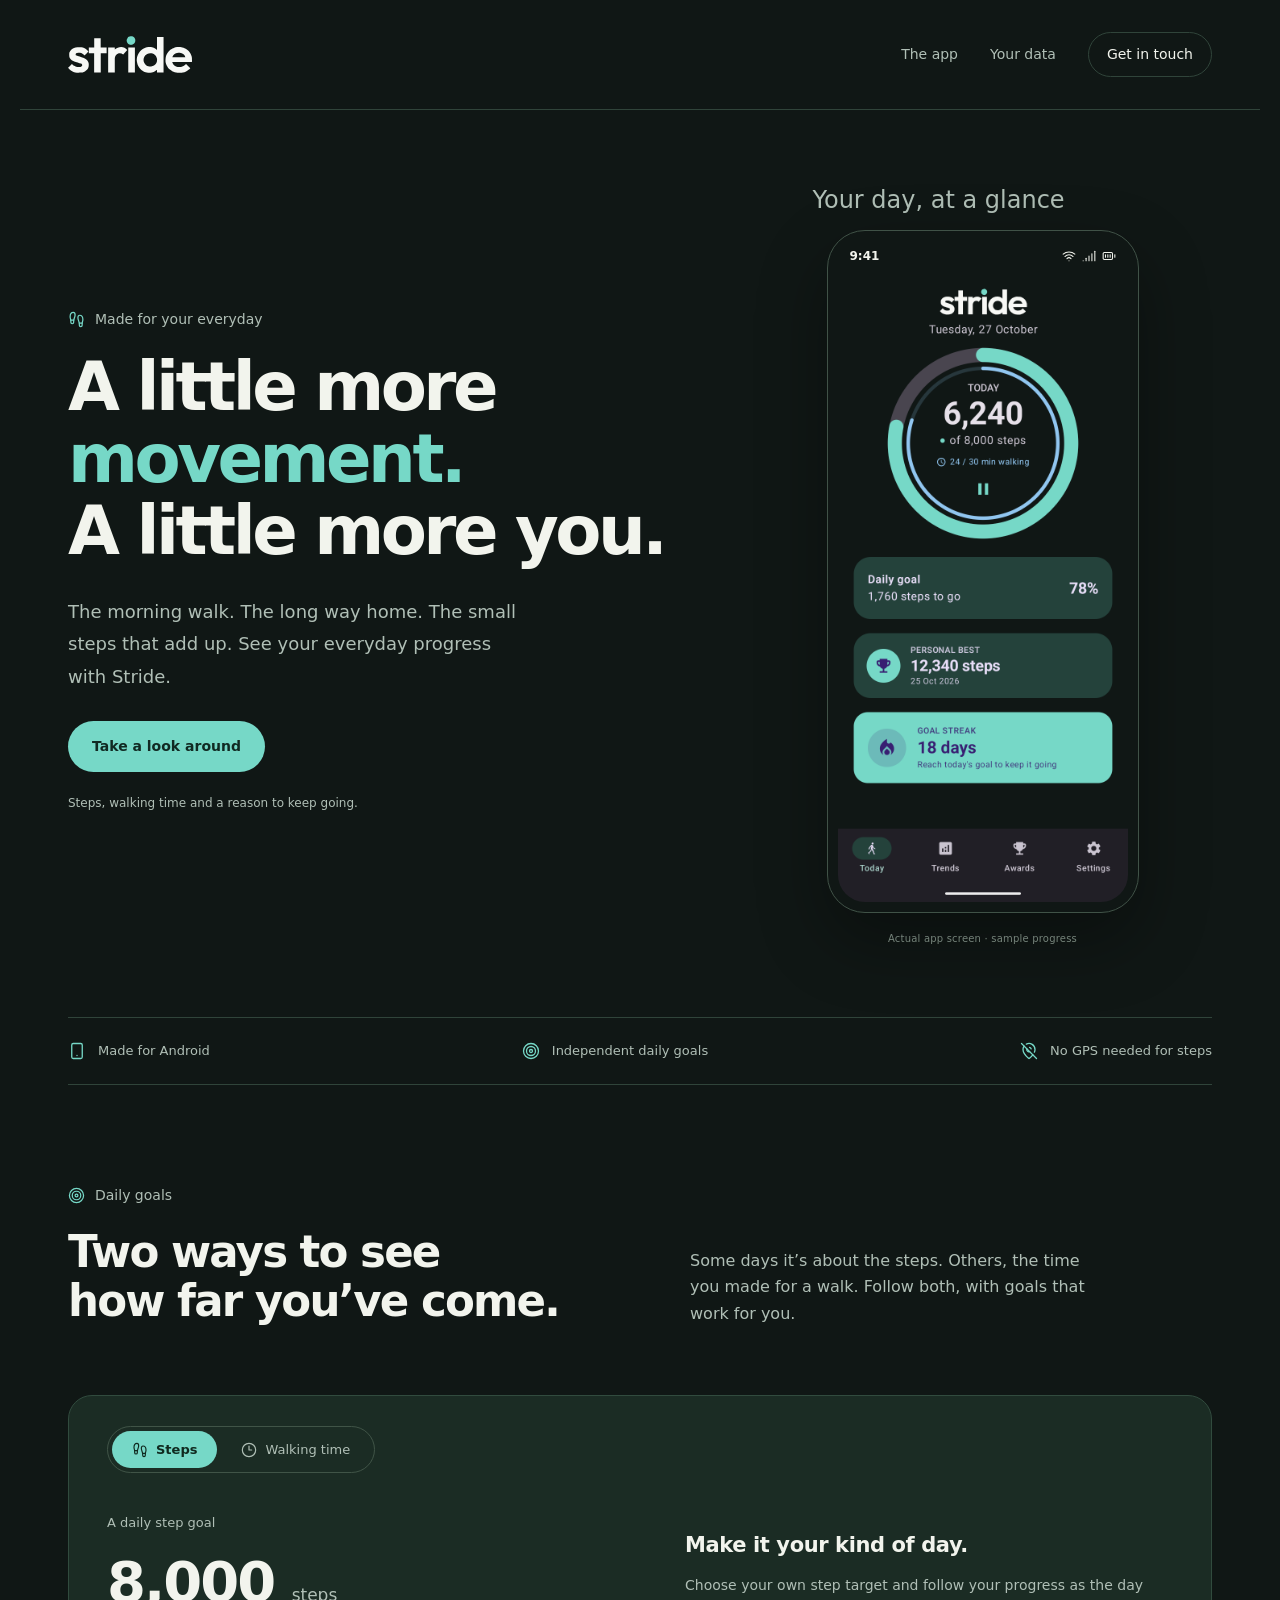
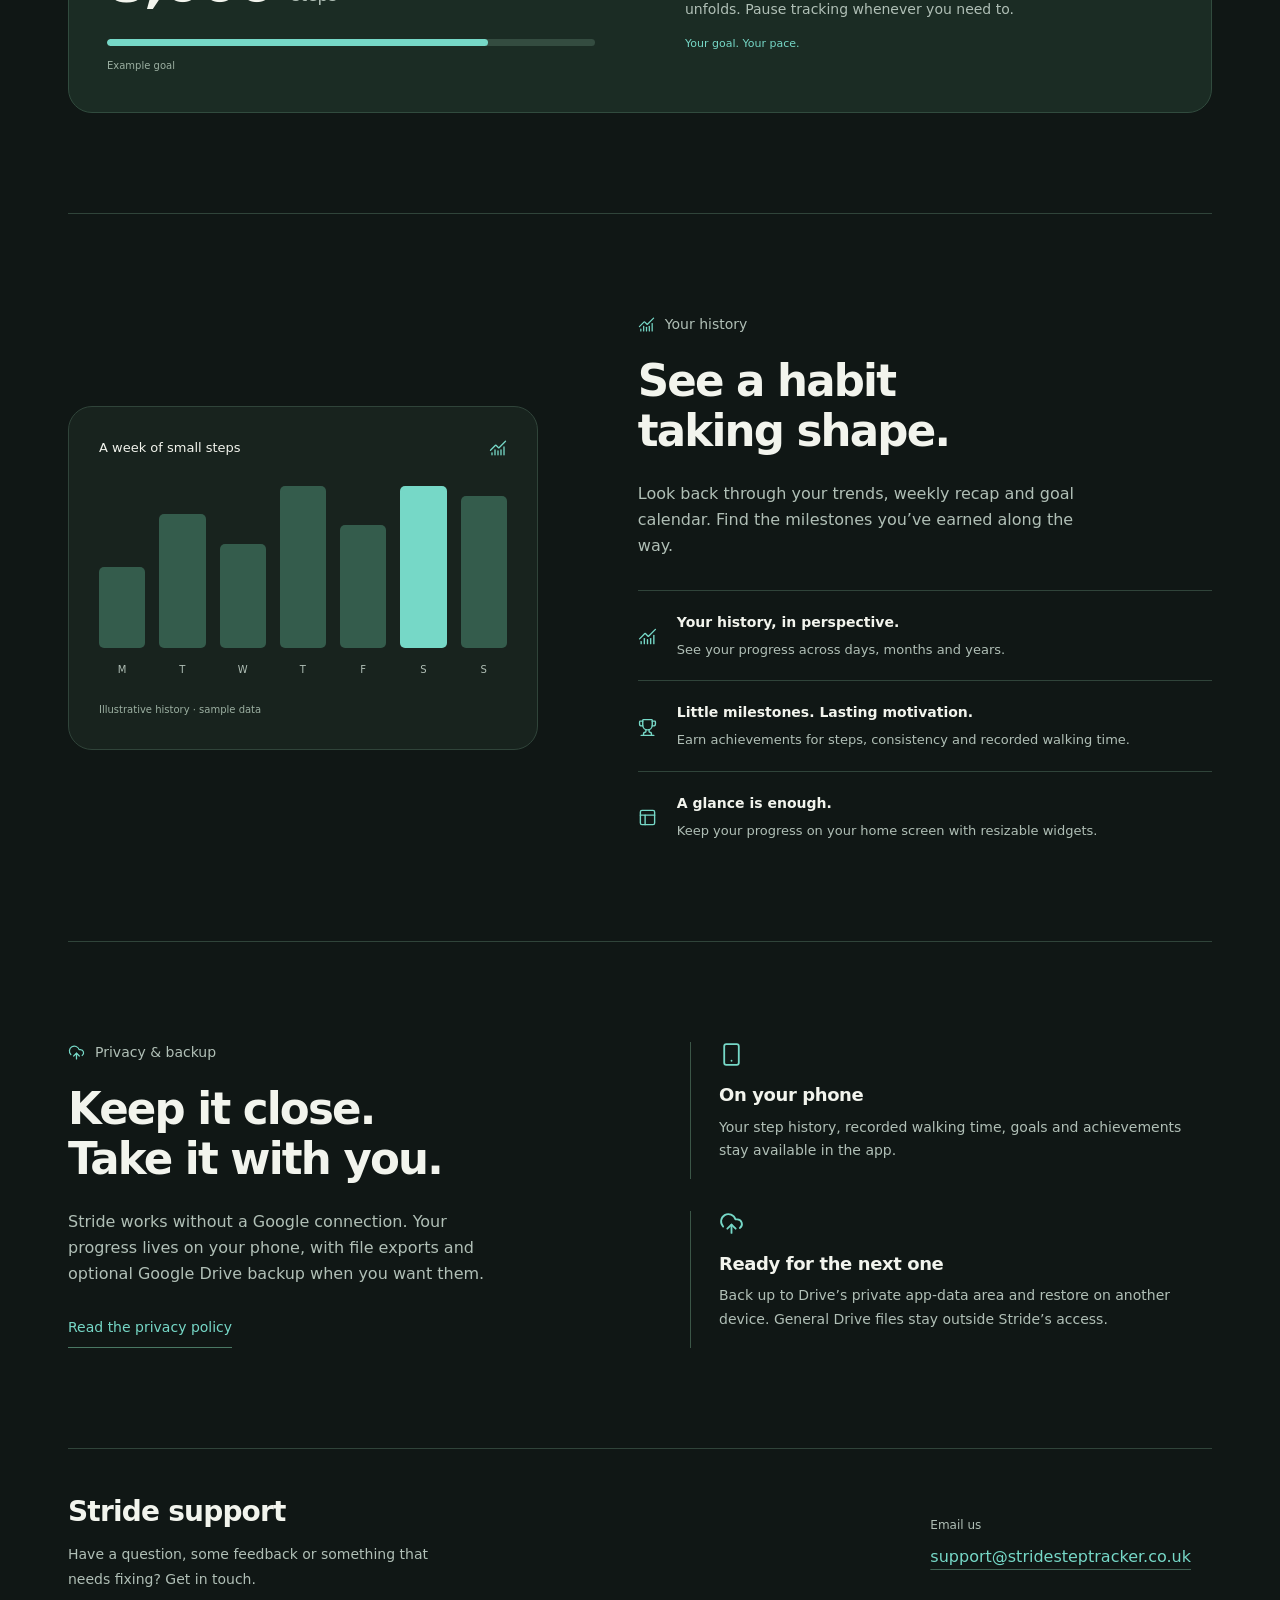
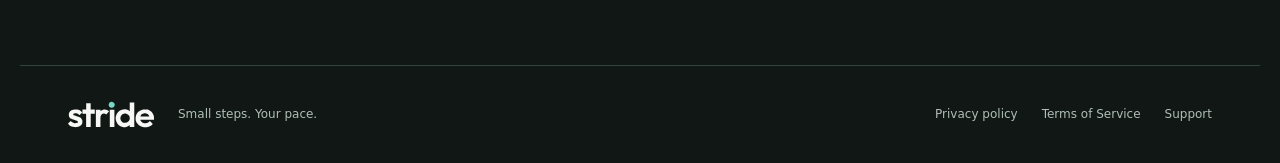
<file: index.html>
<!doctype html>
<html lang="en">
<head>
<meta charset="utf-8"><meta name="viewport" content="width=device-width,initial-scale=1">
<title>Stride — A little more movement.</title>
<meta name="description" content="An Android step tracker for everyday progress. Follow your steps and estimated walking time, set goals and keep your history close.">
<meta name="theme-color" content="#101715">
<link rel="canonical" href="https://stridesteptracker.co.uk/">
<link rel="stylesheet" href="style.css?v=5">
<link rel="icon" type="image/svg+xml" href="favicon.svg?v=final-sneaker-20261102"><link rel="icon" type="image/png" sizes="32x32" href="favicon-32.png?v=final-sneaker-20261102"><link rel="apple-touch-icon" sizes="180x180" href="apple-touch-icon.png?v=final-sneaker-20261102">
<script src="site.js" defer></script>
</head>
<body>
<a class="skip-link" href="#main">Skip to content</a>
<header><a class="brand" href="./" aria-label="Stride home"><img src="stride-wordmark.svg" alt="Stride" width="124" height="39"></a><nav aria-label="Main navigation"><a href="#everyday">The app</a><a href="#your-data">Your data</a><a class="nav-contact" href="mailto:support@stridesteptracker.co.uk">Get in touch </a></nav></header>
<main id="main">
<section class="hero" aria-labelledby="hero-title">
<div class="hero-copy"><p class="section-label"><svg class="icon" aria-hidden="true" focusable="false"><use href="icons.svg#footprints"></use></svg>Made for your everyday</p><h1 id="hero-title">A little more<br><em>movement.</em><br>A little more you.</h1><p class="intro">The morning walk. The long way home. The small steps that add up. See your everyday progress with Stride.</p><a class="button" href="#everyday">Take a look around </a><p class="hero-note">Steps, walking time and a reason to keep going.</p></div>
<div class="app-showcase"><div class="showcase-caption"><span>Your day, at a glance</span></div><div class="phone phone-authentic"><div class="phone-statusbar" aria-hidden="true"><span>9:41</span><div><svg class="icon"><use href="icons.svg#wifi"></use></svg><svg class="icon"><use href="icons.svg#signal"></use></svg><svg class="icon"><use href="icons.svg#battery-full"></use></svg></div></div><div class="phone-screen"><img src="stride-today.png" alt="Actual Stride Today screen with sample progress: 6,240 of 8,000 steps and 24 of 30 walking minutes." width="720" height="1600" fetchpriority="high"></div></div><p class="preview-note">Actual app screen · sample progress</p></div>
</section>
<div class="feature-strip" aria-label="At a glance"><span><svg class="icon" aria-hidden="true" focusable="false"><use href="icons.svg#smartphone"></use></svg>Made for Android</span><span><svg class="icon" aria-hidden="true" focusable="false"><use href="icons.svg#target"></use></svg>Independent daily goals</span><span><svg class="icon" aria-hidden="true" focusable="false"><use href="icons.svg#map-pin-off"></use></svg>No GPS needed for steps</span></div>
<section class="everyday section-space" id="everyday" aria-labelledby="everyday-title"><div class="section-heading"><p class="section-label"><svg class="icon" aria-hidden="true" focusable="false"><use href="icons.svg#target"></use></svg>Daily goals</p><h2 id="everyday-title">Two ways to see<br>how far you’ve come.</h2><p>Some days it’s about the steps. Others, the time you made for a walk. Follow both, with goals that work for you.</p></div><div class="goal-demo"><div class="demo-tabs" role="group" aria-label="Explore the daily goals"><button type="button" class="active" data-goal="steps" aria-pressed="true"><svg class="icon" aria-hidden="true" focusable="false"><use href="icons.svg#footprints"></use></svg>Steps</button><button type="button" data-goal="time" aria-pressed="false"><svg class="icon" aria-hidden="true" focusable="false"><use href="icons.svg#clock-3"></use></svg>Walking time</button></div><div class="demo-body"><div class="demo-number"><span id="demo-label">A daily step goal</span><strong id="demo-value">8,000 <small>steps</small></strong><div class="demo-bar"><span></span></div><p class="sample-tag">Example goal</p></div><div class="demo-copy" aria-live="polite"><h3 id="demo-title">Make it your kind of day.</h3><p id="demo-description">Choose your own step target and follow your progress as the day unfolds. Pause tracking whenever you need to.</p><p class="demo-footnote" id="demo-note">Your goal. Your pace.</p></div></div></div></section>
<section class="history-section section-space" aria-labelledby="history-title"><div class="history-art" aria-label="Illustrative weekly step chart, sample data"><div class="chart-top"><span>A week of small steps</span><svg class="icon" aria-hidden="true" focusable="false"><use href="icons.svg#chart-no-axes-combined"></use></svg></div><div class="week-bars"><div style="--bar:42%"><i></i><span>M</span></div><div style="--bar:70%"><i></i><span>T</span></div><div style="--bar:54%"><i></i><span>W</span></div><div style="--bar:88%"><i></i><span>T</span></div><div style="--bar:64%"><i></i><span>F</span></div><div style="--bar:100%"><i></i><span>S</span></div><div style="--bar:79%"><i></i><span>S</span></div></div><span class="sample-tag">Illustrative history · sample data</span></div><div class="history-copy"><p class="section-label"><svg class="icon" aria-hidden="true" focusable="false"><use href="icons.svg#chart-no-axes-combined"></use></svg>Your history</p><h2 id="history-title">See a habit<br>taking shape.</h2><p>Look back through your trends, weekly recap and goal calendar. Find the milestones you’ve earned along the way.</p><div class="details-list"><div><span class="detail-icon"><svg class="icon" aria-hidden="true" focusable="false"><use href="icons.svg#chart-no-axes-combined"></use></svg></span><p><strong>Your history, in perspective.</strong> See your progress across days, months and years.</p></div><div><span class="detail-icon"><svg class="icon" aria-hidden="true" focusable="false"><use href="icons.svg#trophy"></use></svg></span><p><strong>Little milestones. Lasting motivation.</strong> Earn achievements for steps, consistency and recorded walking time.</p></div><div><span class="detail-icon"><svg class="icon" aria-hidden="true" focusable="false"><use href="icons.svg#panels-top-left"></use></svg></span><p><strong>A glance is enough.</strong> Keep your progress on your home screen with resizable widgets.</p></div></div></div></section>
<section class="privacy-section section-space" id="your-data" aria-labelledby="privacy-title"><div><p class="section-label"><svg class="icon" aria-hidden="true" focusable="false"><use href="icons.svg#cloud-upload"></use></svg>Privacy &amp; backup</p><h2 id="privacy-title">Keep it close.<br>Take it with you.</h2><p>Stride works without a Google connection. Your progress lives on your phone, with file exports and optional Google Drive backup when you want them.</p><a class="text-link" href="privacy.html">Read the privacy policy </a></div><div class="privacy-points"><article><span class="point-icon"><svg class="icon" aria-hidden="true" focusable="false"><use href="icons.svg#smartphone"></use></svg></span><h3>On your phone</h3><p>Your step history, recorded walking time, goals and achievements stay available in the app.</p></article><article><span class="point-icon"><svg class="icon" aria-hidden="true" focusable="false"><use href="icons.svg#cloud-upload"></use></svg></span><h3>Ready for the next one</h3><p>Back up to Drive’s private app-data area and restore on another device. General Drive files stay outside Stride’s access.</p></article></div></section>
<section class="contact-section" aria-labelledby="contact-title"><div class="contact-copy"><h2 id="contact-title">Stride support</h2><p>Have a question, some feedback or something that needs fixing? Get in touch.</p></div><a class="contact-address" href="mailto:support@stridesteptracker.co.uk"><span>Email us</span><strong>support@stridesteptracker.co.uk</strong></a></section>
</main><footer><a class="brand footer-brand" href="./" aria-label="Stride home"><img src="stride-wordmark.svg" alt="Stride" width="96" height="30"></a><span>Small steps. Your pace.</span><div><a href="privacy.html">Privacy policy</a><a href="terms.html">Terms of Service</a><a href="mailto:support@stridesteptracker.co.uk">Support</a></div></footer>
</body></html>
</file>
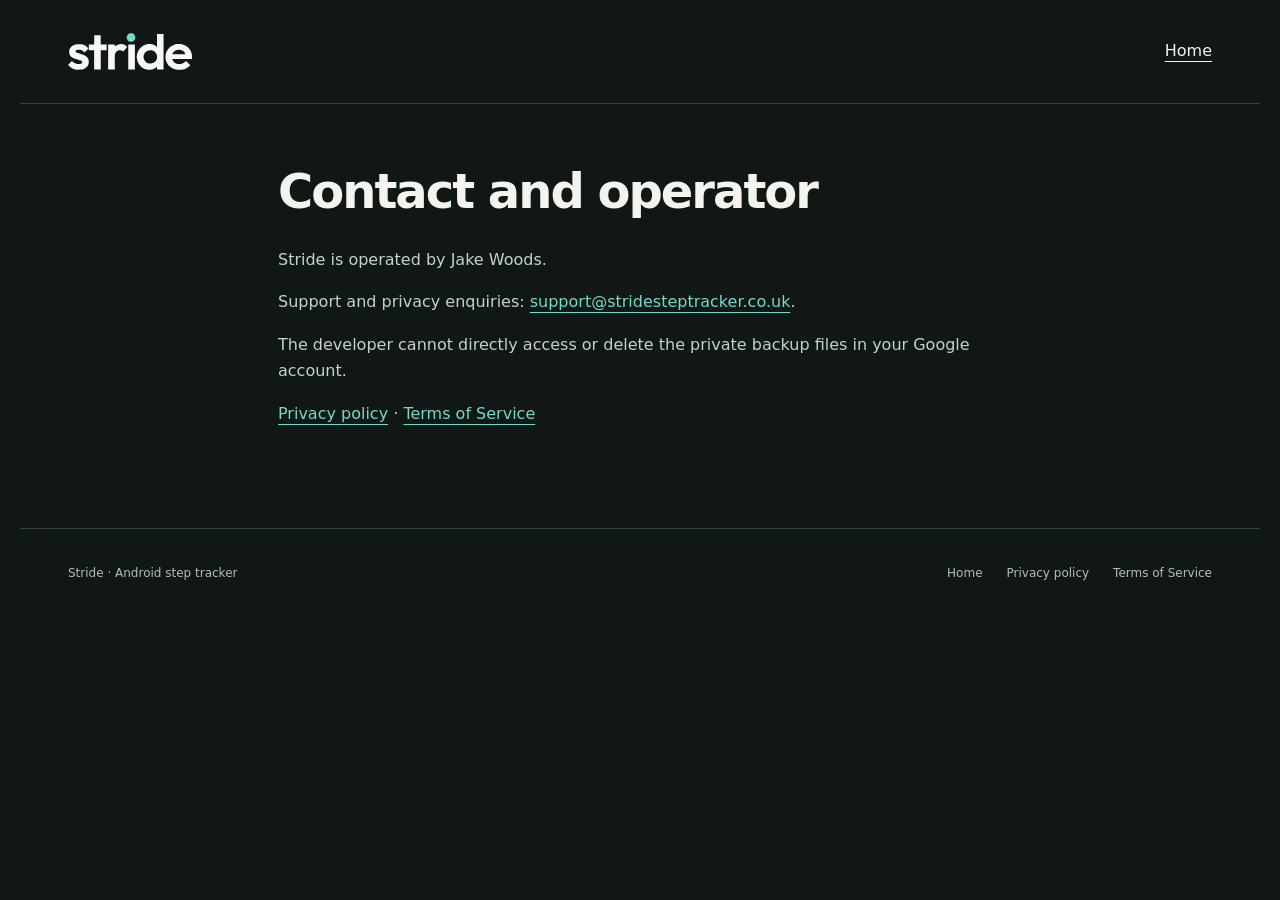
<file: operator.html>
<!doctype html>
<html lang="en"><head><meta charset="utf-8"><meta name="viewport" content="width=device-width,initial-scale=1"><title>Contact and operator — Stride</title><link rel="stylesheet" href="style.css?v=5"><link rel="icon" type="image/svg+xml" href="favicon.svg?v=final-sneaker-20261102"><link rel="icon" type="image/png" sizes="32x32" href="favicon-32.png?v=final-sneaker-20261102"><link rel="apple-touch-icon" sizes="180x180" href="apple-touch-icon.png?v=final-sneaker-20261102"></head><body><header><a class="brand" href="./" aria-label="Stride home"><img src="stride-wordmark.svg" alt="Stride" width="124" height="39"></a><a href="./">Home</a></header><main class="policy operator-page"><h1>Contact and operator</h1><p>Stride is operated by Jake Woods.</p><p>Support and privacy enquiries: <a href="mailto:support@stridesteptracker.co.uk">support@stridesteptracker.co.uk</a>.</p><p>The developer cannot directly access or delete the private backup files in your Google account.</p><p><a href="privacy.html">Privacy policy</a> · <a href="terms.html">Terms of Service</a></p></main><footer><span>Stride · Android step tracker</span><a href="./">Home</a><a href="privacy.html">Privacy policy</a><a href="terms.html">Terms of Service</a></footer></body></html>
</file>
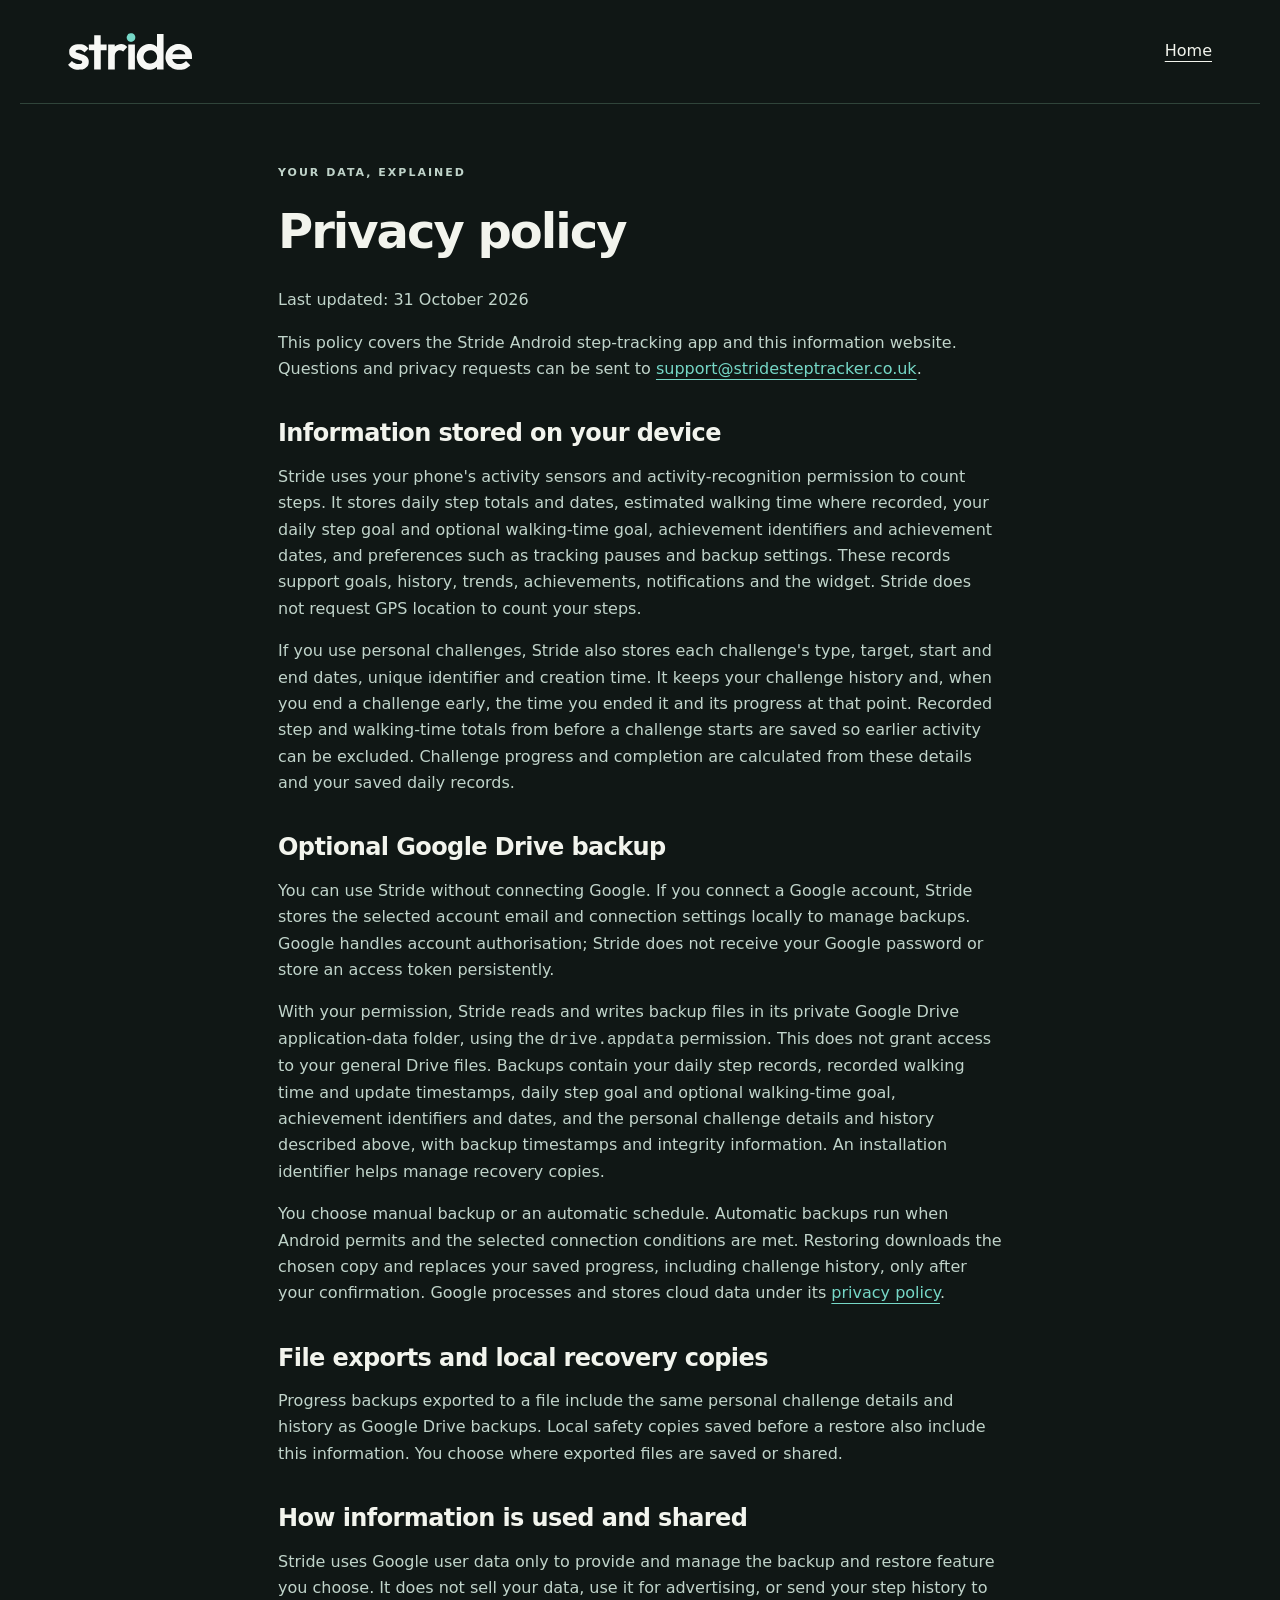
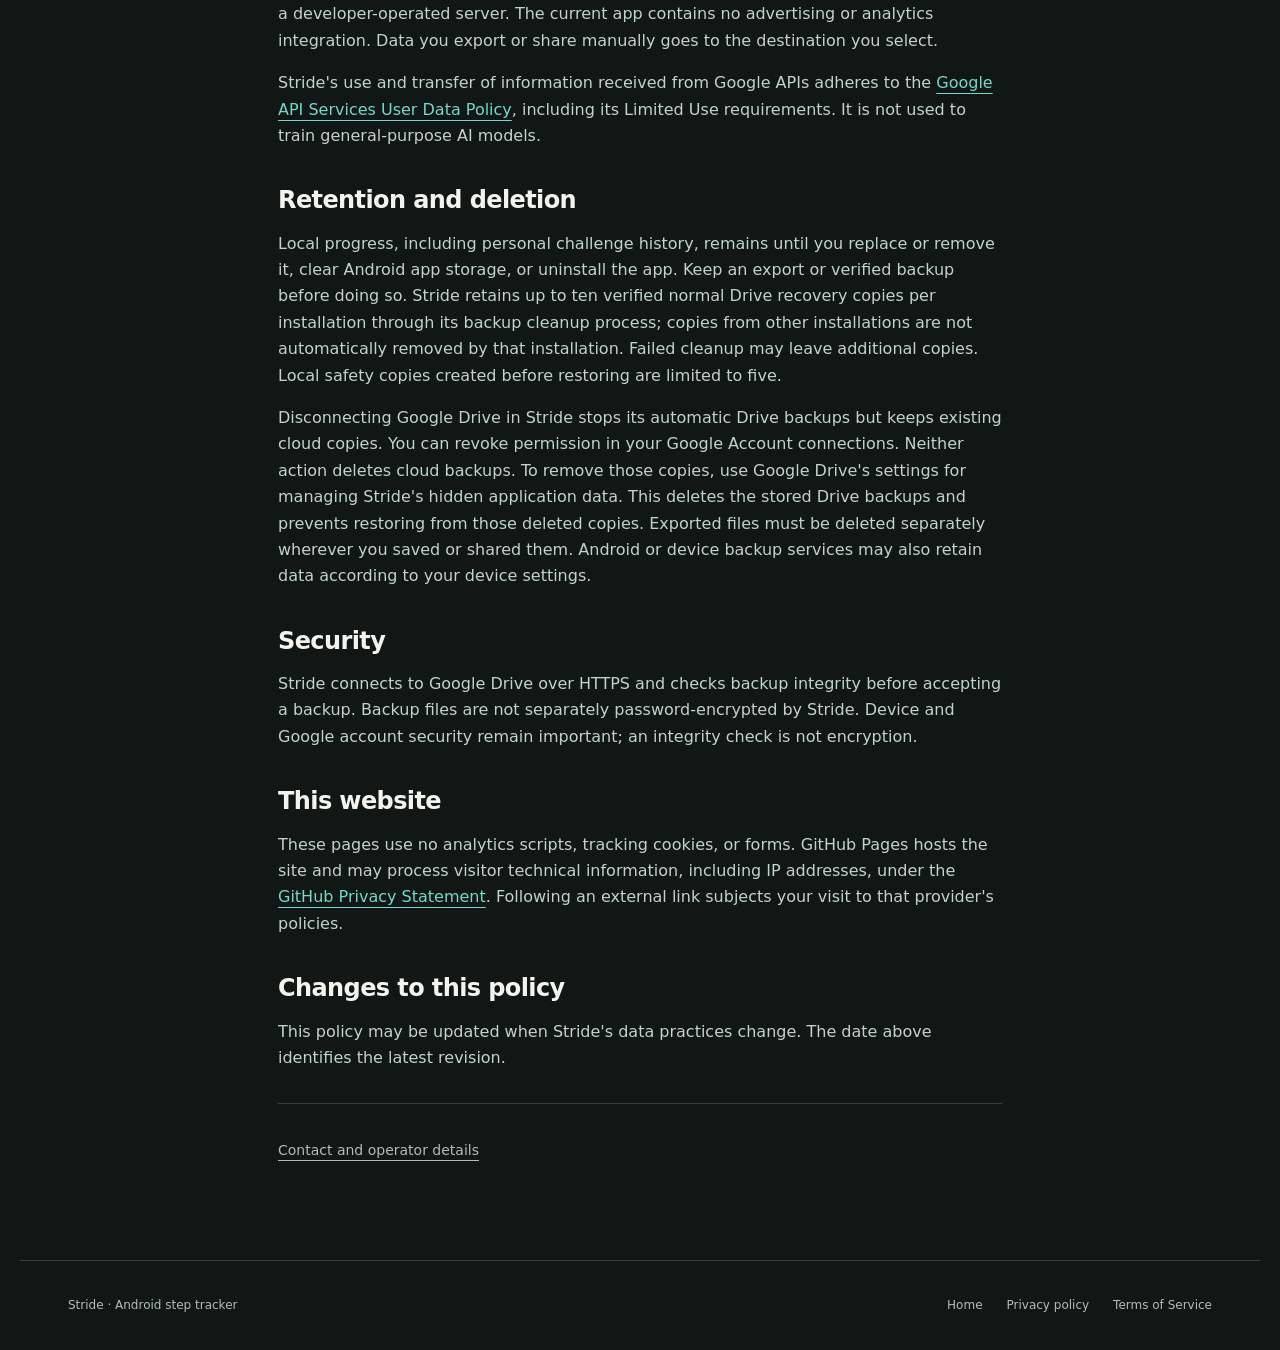
<file: privacy.html>
<!doctype html>
<html lang="en"><head><meta charset="utf-8"><meta name="viewport" content="width=device-width,initial-scale=1"><title>Privacy policy — Stride</title><link rel="stylesheet" href="style.css?v=5"><link rel="icon" type="image/svg+xml" href="favicon.svg?v=final-sneaker-20261102"><link rel="icon" type="image/png" sizes="32x32" href="favicon-32.png?v=final-sneaker-20261102"><link rel="apple-touch-icon" sizes="180x180" href="apple-touch-icon.png?v=final-sneaker-20261102"><script src="operator-dialog.js?v=2" defer></script></head><body><header><a class="brand" href="./" aria-label="Stride home"><img src="stride-wordmark.svg" alt="Stride" width="124" height="39"></a><a href="./">Home</a></header><main class="policy"><p class="eyebrow">YOUR DATA, EXPLAINED</p><h1>Privacy policy</h1><p>Last updated: 31 October 2026</p><p>This policy covers the Stride Android step-tracking app and this information website. Questions and privacy requests can be sent to <a href="mailto:support@stridesteptracker.co.uk">support@stridesteptracker.co.uk</a>.</p>
<h2>Information stored on your device</h2><p>Stride uses your phone's activity sensors and activity-recognition permission to count steps. It stores daily step totals and dates, estimated walking time where recorded, your daily step goal and optional walking-time goal, achievement identifiers and achievement dates, and preferences such as tracking pauses and backup settings. These records support goals, history, trends, achievements, notifications and the widget. Stride does not request GPS location to count your steps.</p>
<p>If you use personal challenges, Stride also stores each challenge's type, target, start and end dates, unique identifier and creation time. It keeps your challenge history and, when you end a challenge early, the time you ended it and its progress at that point. Recorded step and walking-time totals from before a challenge starts are saved so earlier activity can be excluded. Challenge progress and completion are calculated from these details and your saved daily records.</p>
<h2>Optional Google Drive backup</h2><p>You can use Stride without connecting Google. If you connect a Google account, Stride stores the selected account email and connection settings locally to manage backups. Google handles account authorisation; Stride does not receive your Google password or store an access token persistently.</p><p>With your permission, Stride reads and writes backup files in its private Google Drive application-data folder, using the <code>drive.appdata</code> permission. This does not grant access to your general Drive files. Backups contain your daily step records, recorded walking time and update timestamps, daily step goal and optional walking-time goal, achievement identifiers and dates, and the personal challenge details and history described above, with backup timestamps and integrity information. An installation identifier helps manage recovery copies.</p><p>You choose manual backup or an automatic schedule. Automatic backups run when Android permits and the selected connection conditions are met. Restoring downloads the chosen copy and replaces your saved progress, including challenge history, only after your confirmation. Google processes and stores cloud data under its <a href="https://policies.google.com/privacy">privacy policy</a>.</p>
<h2>File exports and local recovery copies</h2><p>Progress backups exported to a file include the same personal challenge details and history as Google Drive backups. Local safety copies saved before a restore also include this information. You choose where exported files are saved or shared.</p>
<h2>How information is used and shared</h2><p>Stride uses Google user data only to provide and manage the backup and restore feature you choose. It does not sell your data, use it for advertising, or send your step history to a developer-operated server. The current app contains no advertising or analytics integration. Data you export or share manually goes to the destination you select.</p><p>Stride's use and transfer of information received from Google APIs adheres to the <a href="https://developers.google.com/terms/api-services-user-data-policy">Google API Services User Data Policy</a>, including its Limited Use requirements. It is not used to train general-purpose AI models.</p>
<h2>Retention and deletion</h2><p>Local progress, including personal challenge history, remains until you replace or remove it, clear Android app storage, or uninstall the app. Keep an export or verified backup before doing so. Stride retains up to ten verified normal Drive recovery copies per installation through its backup cleanup process; copies from other installations are not automatically removed by that installation. Failed cleanup may leave additional copies. Local safety copies created before restoring are limited to five.</p><p>Disconnecting Google Drive in Stride stops its automatic Drive backups but keeps existing cloud copies. You can revoke permission in your Google Account connections. Neither action deletes cloud backups. To remove those copies, use Google Drive's settings for managing Stride's hidden application data. This deletes the stored Drive backups and prevents restoring from those deleted copies. Exported files must be deleted separately wherever you saved or shared them. Android or device backup services may also retain data according to your device settings.</p>
<h2>Security</h2><p>Stride connects to Google Drive over HTTPS and checks backup integrity before accepting a backup. Backup files are not separately password-encrypted by Stride. Device and Google account security remain important; an integrity check is not encryption.</p>
<h2>This website</h2><p>These pages use no analytics scripts, tracking cookies, or forms. GitHub Pages hosts the site and may process visitor technical information, including IP addresses, under the <a href="https://docs.github.com/en/site-policy/privacy-policies/github-general-privacy-statement">GitHub Privacy Statement</a>. Following an external link subjects your visit to that provider's policies.</p>
<h2>Changes to this policy</h2><p>This policy may be updated when Stride's data practices change. The date above identifies the latest revision.</p><div class="operator-details"><a class="operator-link" href="operator.html" data-operator-dialog>Contact and operator details</a></div>
<dialog class="operator-dialog" id="operator-dialog" aria-labelledby="operator-title" aria-describedby="operator-summary">
<div class="operator-dialog-heading"><h2 id="operator-title">Contact and operator</h2><button type="button" class="dialog-close" aria-label="Close operator details" data-close-dialog><svg class="icon" aria-hidden="true" focusable="false" viewBox="0 0 24 24"><path d="m6 6 12 12M18 6 6 18"/></svg></button></div>
<p id="operator-summary">Stride is operated by Jake Woods.</p>
<p>For support, feedback or privacy enquiries:</p>
<a class="operator-email" href="mailto:support@stridesteptracker.co.uk">support@stridesteptracker.co.uk</a>
<p class="operator-note">The developer cannot directly access or delete the private backup files in your Google account.</p>
<div class="operator-dialog-actions"><button class="operator-done" type="button" data-close-dialog>Done</button></div>
</dialog></main><footer><span>Stride · Android step tracker</span><a href="./">Home</a><a href="privacy.html">Privacy policy</a><a href="terms.html">Terms of Service</a></footer></body></html>
</file>
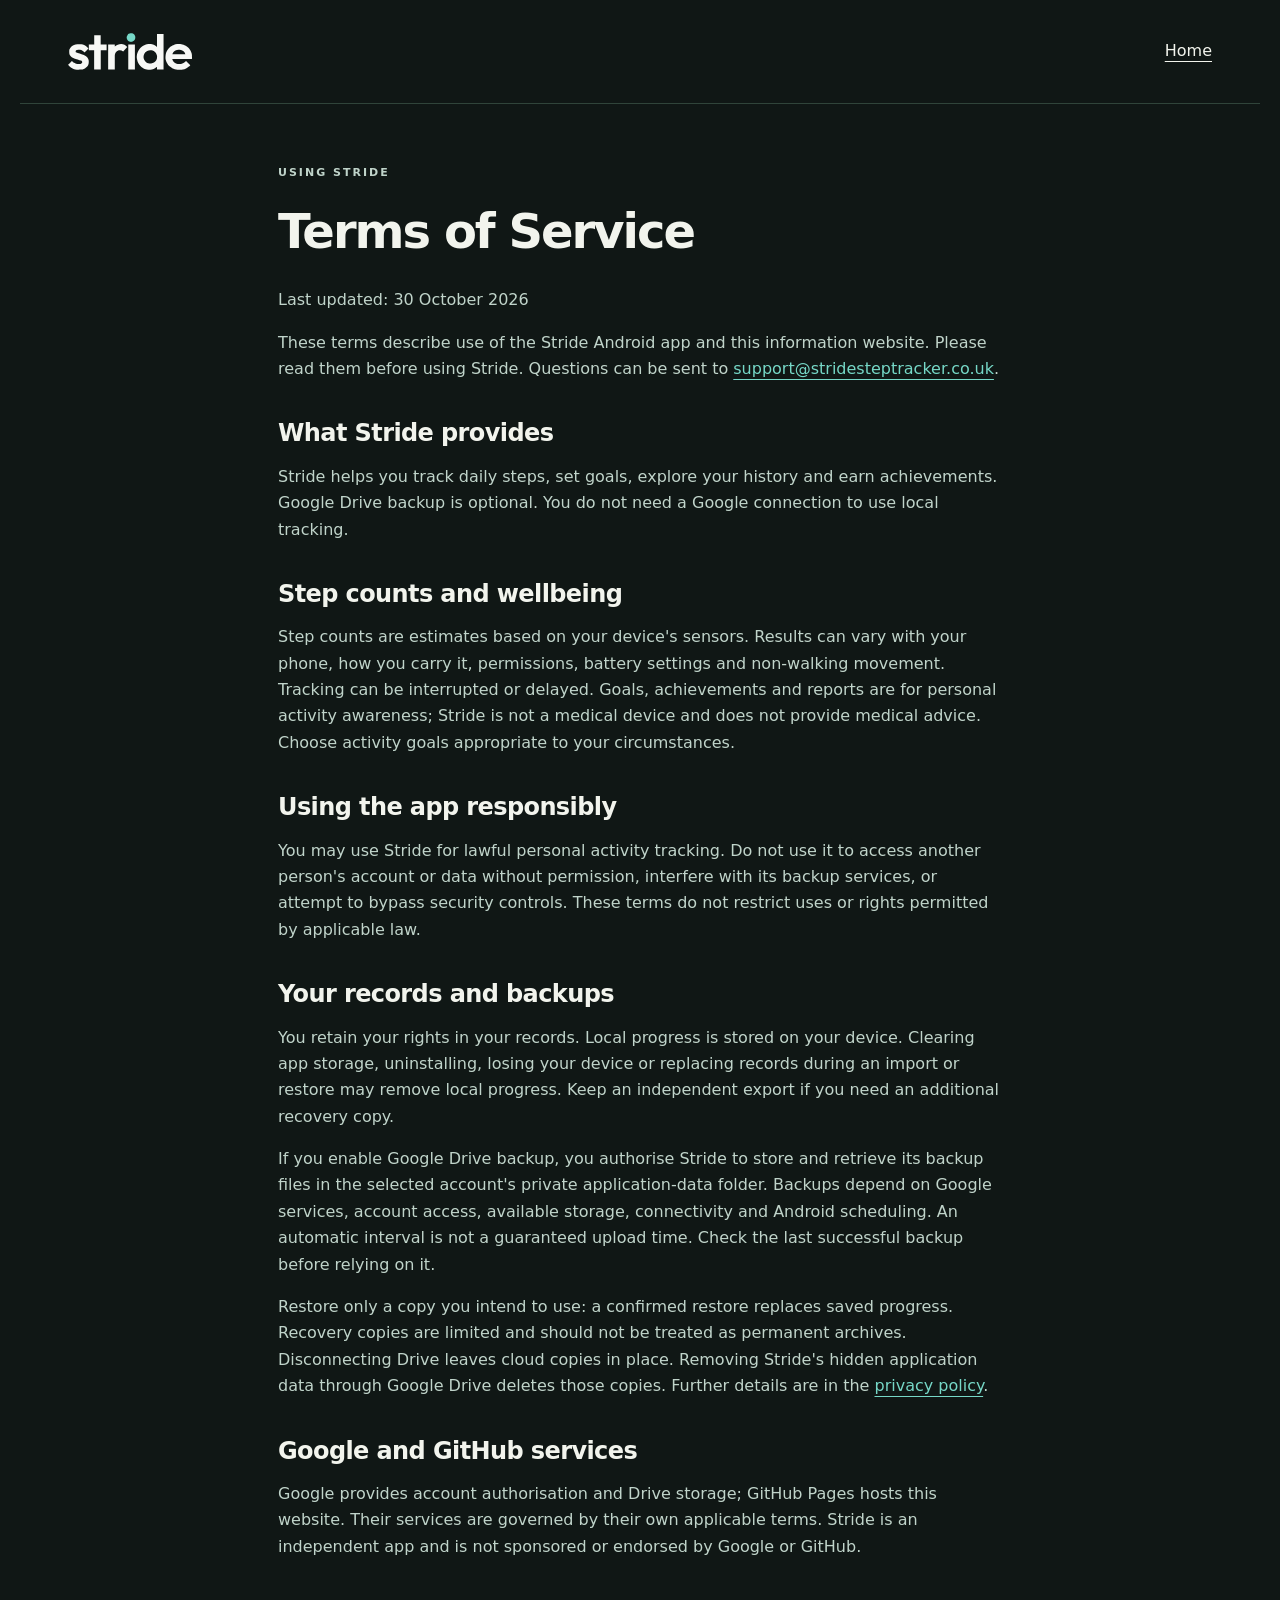
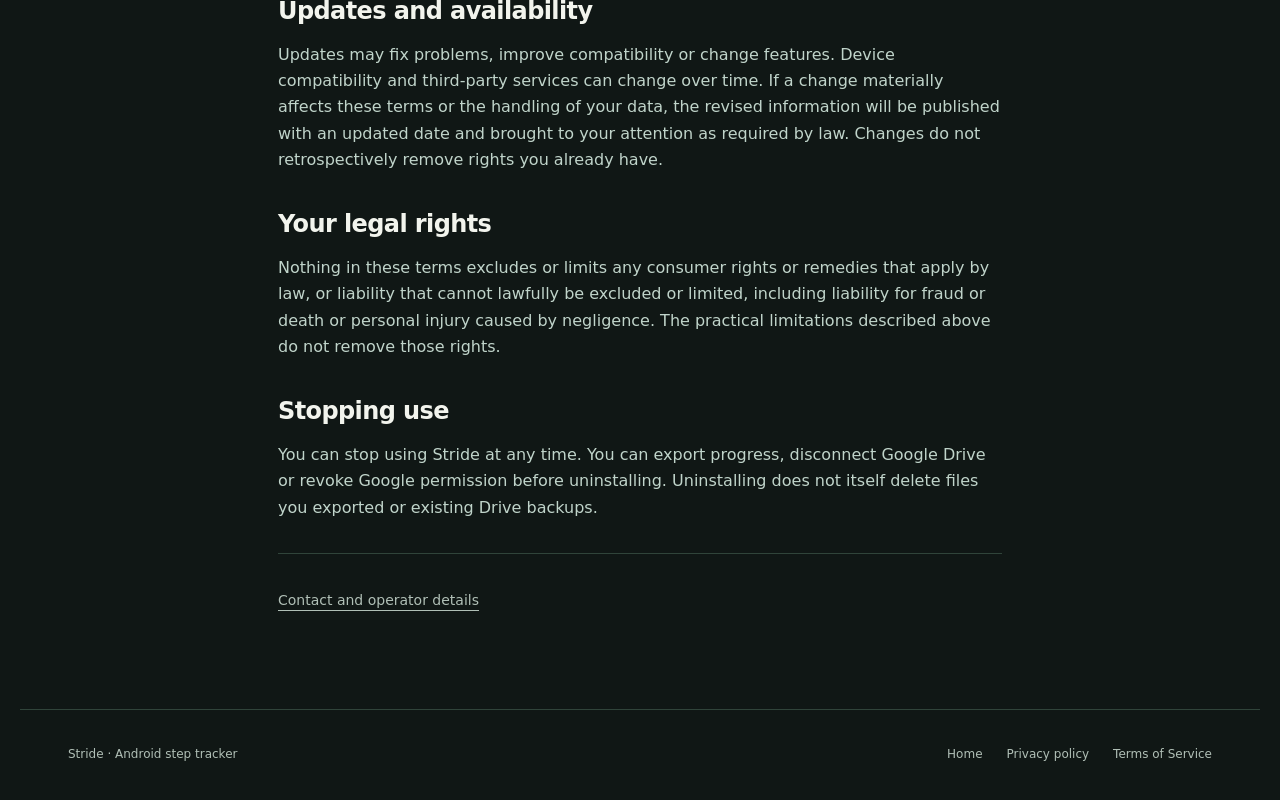
<file: terms.html>
<!doctype html>
<html lang="en"><head><meta charset="utf-8"><meta name="viewport" content="width=device-width,initial-scale=1"><title>Terms of Service — Stride</title><link rel="stylesheet" href="style.css?v=5"><link rel="icon" type="image/svg+xml" href="favicon.svg?v=final-sneaker-20261102"><link rel="icon" type="image/png" sizes="32x32" href="favicon-32.png?v=final-sneaker-20261102"><link rel="apple-touch-icon" sizes="180x180" href="apple-touch-icon.png?v=final-sneaker-20261102"><script src="operator-dialog.js?v=2" defer></script></head><body><header><a class="brand" href="./" aria-label="Stride home"><img src="stride-wordmark.svg" alt="Stride" width="124" height="39"></a><a href="./">Home</a></header><main class="policy"><p class="eyebrow">USING STRIDE</p><h1>Terms of Service</h1><p>Last updated: 30 October 2026</p><p>These terms describe use of the Stride Android app and this information website. Please read them before using Stride. Questions can be sent to <a href="mailto:support@stridesteptracker.co.uk">support@stridesteptracker.co.uk</a>.</p>
<h2>What Stride provides</h2><p>Stride helps you track daily steps, set goals, explore your history and earn achievements. Google Drive backup is optional. You do not need a Google connection to use local tracking.</p>
<h2>Step counts and wellbeing</h2><p>Step counts are estimates based on your device's sensors. Results can vary with your phone, how you carry it, permissions, battery settings and non-walking movement. Tracking can be interrupted or delayed. Goals, achievements and reports are for personal activity awareness; Stride is not a medical device and does not provide medical advice. Choose activity goals appropriate to your circumstances.</p>
<h2>Using the app responsibly</h2><p>You may use Stride for lawful personal activity tracking. Do not use it to access another person's account or data without permission, interfere with its backup services, or attempt to bypass security controls. These terms do not restrict uses or rights permitted by applicable law.</p>
<h2>Your records and backups</h2><p>You retain your rights in your records. Local progress is stored on your device. Clearing app storage, uninstalling, losing your device or replacing records during an import or restore may remove local progress. Keep an independent export if you need an additional recovery copy.</p><p>If you enable Google Drive backup, you authorise Stride to store and retrieve its backup files in the selected account's private application-data folder. Backups depend on Google services, account access, available storage, connectivity and Android scheduling. An automatic interval is not a guaranteed upload time. Check the last successful backup before relying on it.</p><p>Restore only a copy you intend to use: a confirmed restore replaces saved progress. Recovery copies are limited and should not be treated as permanent archives. Disconnecting Drive leaves cloud copies in place. Removing Stride's hidden application data through Google Drive deletes those copies. Further details are in the <a href="privacy.html">privacy policy</a>.</p>
<h2>Google and GitHub services</h2><p>Google provides account authorisation and Drive storage; GitHub Pages hosts this website. Their services are governed by their own applicable terms. Stride is an independent app and is not sponsored or endorsed by Google or GitHub.</p>
<h2>Updates and availability</h2><p>Updates may fix problems, improve compatibility or change features. Device compatibility and third-party services can change over time. If a change materially affects these terms or the handling of your data, the revised information will be published with an updated date and brought to your attention as required by law. Changes do not retrospectively remove rights you already have.</p>
<h2>Your legal rights</h2><p>Nothing in these terms excludes or limits any consumer rights or remedies that apply by law, or liability that cannot lawfully be excluded or limited, including liability for fraud or death or personal injury caused by negligence. The practical limitations described above do not remove those rights.</p>
<h2>Stopping use</h2><p>You can stop using Stride at any time. You can export progress, disconnect Google Drive or revoke Google permission before uninstalling. Uninstalling does not itself delete files you exported or existing Drive backups.</p>
<div class="operator-details"><a class="operator-link" href="operator.html" data-operator-dialog>Contact and operator details</a></div>
<dialog class="operator-dialog" id="operator-dialog" aria-labelledby="operator-title" aria-describedby="operator-summary">
<div class="operator-dialog-heading"><h2 id="operator-title">Contact and operator</h2><button type="button" class="dialog-close" aria-label="Close operator details" data-close-dialog><svg class="icon" aria-hidden="true" focusable="false" viewBox="0 0 24 24"><path d="m6 6 12 12M18 6 6 18"/></svg></button></div>
<p id="operator-summary">Stride is operated by Jake Woods.</p>
<p>For support, feedback or privacy enquiries:</p>
<a class="operator-email" href="mailto:support@stridesteptracker.co.uk">support@stridesteptracker.co.uk</a>
<p class="operator-note">The developer cannot directly access or delete the private backup files in your Google account.</p>
<div class="operator-dialog-actions"><button class="operator-done" type="button" data-close-dialog>Done</button></div>
</dialog></main><footer><span>Stride · Android step tracker</span><a href="./">Home</a><a href="privacy.html">Privacy policy</a><a href="terms.html">Terms of Service</a></footer></body></html>
</file>
<file: style.css>
:root{color-scheme:dark;--paper:#101715;--surface:#18231e;--ink:#f2f4ed;--muted:#b0bfb6;--teal:#76d8c7;--blue:#91c6f0;--line:#30443a}
*{box-sizing:border-box}html{scroll-behavior:smooth;scroll-padding-top:32px}body{margin:0;background:var(--paper);color:var(--ink);font:16px/1.65 system-ui,-apple-system,BlinkMacSystemFont,"Segoe UI",sans-serif}a{color:inherit;text-underline-offset:5px}button{font:inherit}button,a{-webkit-tap-highlight-color:transparent}a:focus-visible,button:focus-visible{outline:3px solid var(--blue);outline-offset:6px}header,main,footer{max-width:1240px;margin:auto;padding-inline:48px}.skip-link{position:fixed;top:8px;left:12px;padding:10px 18px;background:var(--teal);color:var(--paper);z-index:10;transform:translateY(-150%)}.skip-link:focus{transform:none}header{display:flex;align-items:center;justify-content:space-between;padding-block:32px;border-bottom:1px solid var(--line);gap:28px}.brand{display:inline-flex;flex-shrink:0;align-items:center;line-height:1}.brand img{display:block;width:124px;height:auto}nav{display:flex;align-items:center;gap:32px;font-size:14px}nav a{text-decoration:none;color:var(--muted)}nav a:hover{color:var(--ink)}nav .nav-contact{color:var(--ink);border:1px solid var(--line);border-radius:100px;padding:10px 18px}.nav-contact span{margin-left:16px}.hero{display:grid;grid-template-columns:1.15fr .85fr;gap:64px;align-items:center;padding-block:78px 70px}.eyebrow{font-size:11px;font-weight:650;letter-spacing:2px;color:var(--teal);margin:0 0 26px}.status-dot{display:inline-block;width:7px;height:7px;border-radius:50%;background:var(--teal);margin-right:10px;vertical-align:1px}h1{font-size:clamp(46px,5.25vw,70px);font-weight:600;letter-spacing:-3.5px;line-height:1.07;margin:0 0 28px}h1 em{font-style:normal;color:var(--teal)}.intro{font-size:18px;color:var(--muted);max-width:450px;margin:0 0 28px;line-height:1.8}.button{display:inline-flex;align-items:center;gap:32px;padding:14px 24px;border-radius:100px;background:var(--teal);color:#112a23;font-weight:650;text-decoration:none;font-size:14px;transition:background .15s,transform .15s}.button:hover{background:#9ce7d9;transform:translateY(-2px)}.hero-note{font-size:12px;color:var(--muted);margin-top:22px}.app-showcase{position:relative;max-width:370px;justify-self:center;width:100%}.showcase-caption{display:flex;justify-content:space-between;color:var(--muted);font-size:9px;letter-spacing:2px;padding:0 15px 18px}.showcase-caption span:last-child{font-size:24px;line-height:1}.phone{border:1px solid #405247;border-radius:38px;background:#0e1612;padding:16px 24px 14px;box-shadow:0 28px 70px #0005;max-width:320px;margin:auto;position:relative;overflow:hidden}.phone-speaker{width:40px;height:4px;background:#2c3932;border-radius:6px;margin:0 auto 22px}.phone-brand{display:block;width:99px;height:auto;margin:0 auto}.phone-day{font-size:10px;text-align:center;color:var(--muted);margin:10px 0 20px}.rings{position:relative;aspect-ratio:1;width:100%;margin:0 auto 23px}.rings svg{width:100%;height:100%;overflow:visible;transform:rotate(-90deg)}.rings circle{fill:none}.ring-track{stroke:#35443c;stroke-width:17}.step-arc{stroke:var(--teal);stroke-width:17;stroke-dasharray:78 100;stroke-linecap:round}.time-track{stroke:#21343c;stroke-width:5}.time-arc{stroke:var(--blue);stroke-width:5;stroke-dasharray:80 100;stroke-linecap:round}.ring-content{position:absolute;inset:0;display:flex;flex-direction:column;align-items:center;justify-content:center;gap:4px}.ring-label{font-size:9px;letter-spacing:1px;color:var(--muted)}.ring-content strong{font-size:46px;line-height:1.2;letter-spacing:-2px}.ring-goal{font-size:12px;color:var(--muted)}.ring-goal i{display:inline-block;width:5px;height:5px;border-radius:50%;background:var(--teal);margin-right:4px}.ring-time{font-size:10px;color:var(--blue);margin-top:9px}.phone-progress{display:flex;align-items:center;justify-content:space-between;background:#203d33;border-radius:16px;padding:14px 16px;font-size:12px}.phone-progress small,.phone-streak small{display:block;color:#b6cfc3;font-size:10px;margin-top:3px}.phone-progress strong{font-size:24px}.phone-progress strong span{font-size:15px}.phone-streak{display:flex;gap:12px;align-items:center;padding:16px 5px;font-size:11px}.streak-mark{font-size:22px;color:var(--teal)}.phone-tabs{display:flex;justify-content:space-between;border-top:1px solid #24352c;padding-top:13px;color:#8c9b91;font-size:8px}.phone-tabs .selected{color:var(--teal)}.preview-note{text-align:center;color:#8e9f94;font-size:10px;letter-spacing:.2px;margin:18px 0 0}.feature-strip{border-block:1px solid var(--line);display:flex;justify-content:space-between;gap:24px;padding-block:22px;font-size:13px;color:var(--muted)}.section-space{padding-block:100px}h2{font-size:clamp(32px,3.4vw,46px);line-height:1.14;letter-spacing:-1.8px;font-weight:550;margin:0 0 24px}h3{font-size:21px;font-weight:550;line-height:1.35;margin:0 0 15px;letter-spacing:-.4px}p{margin-top:0}.section-heading{display:grid;grid-template-columns:1fr 1fr;column-gap:100px;margin-bottom:44px}.section-heading .eyebrow,.section-heading .section-label{grid-column:1/-1}.section-heading p:last-child{align-self:end;color:var(--muted);max-width:400px;margin-bottom:24px}.goal-demo{background:#1b2c24;border:1px solid #314b3e;border-radius:24px;padding:30px 38px}.demo-tabs{display:inline-flex;border:1px solid #405447;border-radius:100px;padding:4px;gap:4px}.demo-tabs button{border:0;color:var(--muted);background:transparent;border-radius:100px;padding:8px 20px;font-size:13px;cursor:pointer}.demo-tabs button.active{background:var(--teal);color:#10291f;font-weight:650}.demo-body{display:grid;grid-template-columns:1fr 1fr;gap:90px;align-items:center;padding:36px 0 8px}.demo-number>span{font-size:13px;color:var(--muted)}.demo-number>strong{display:block;font-size:56px;line-height:1.2;letter-spacing:-2px;margin:12px 0 24px}.demo-number small{font-size:17px;color:var(--muted);font-weight:400;letter-spacing:0}.demo-bar{background:#344c40;height:7px;border-radius:10px;overflow:hidden}.demo-bar span{display:block;width:78%;height:100%;background:var(--teal);border-radius:10px}.sample-tag{display:block;font-size:10px;color:#9bafa1;margin:12px 0 0}.demo-copy p{color:var(--muted);font-size:14px}.demo-copy .demo-footnote{font-size:11px;color:var(--teal);margin-bottom:0}.time-selected .demo-tabs button.active{background:var(--blue)}.time-selected .demo-number>strong,.time-selected .demo-copy .demo-footnote{color:var(--blue)}.time-selected .demo-bar span{background:var(--blue);width:80%}.history-section{display:grid;grid-template-columns:.9fr 1.1fr;gap:100px;border-top:1px solid var(--line);align-items:center}.history-art{background:#18231e;border:1px solid #30443a;border-radius:24px;padding:30px}.chart-top{display:flex;justify-content:space-between;font-size:13px}.chart-top span:last-child{color:var(--teal)}.week-bars{height:220px;display:flex;gap:14px;padding-top:28px}.week-bars>div{flex:1;display:flex;flex-direction:column;justify-content:flex-end;gap:14px;align-items:center}.week-bars i{display:block;width:100%;height:var(--bar);background:#345c4c;border-radius:5px}.week-bars>div:nth-last-child(2) i{background:var(--teal)}.week-bars span{font-size:10px;color:var(--muted)}.history-art>.sample-tag{margin-top:24px}.history-copy>p:not(.eyebrow):not(.section-label){color:var(--muted);max-width:440px}.details-list{margin-top:30px}.details-list>div{display:flex;gap:20px;border-top:1px solid var(--line);padding-top:20px;margin-top:20px}.details-list>div>span{font-size:11px;color:var(--teal);padding-top:3px}.details-list p{font-size:13px;color:var(--muted);margin:0}.details-list strong{display:block;font-size:14px;color:var(--ink);font-weight:550;margin-bottom:5px}.privacy-section{display:grid;grid-template-columns:1fr 1fr;gap:100px;border-top:1px solid var(--line)}.privacy-section>div>p:not(.eyebrow):not(.section-label){color:var(--muted);max-width:430px}.text-link{display:inline-flex;gap:32px;color:var(--teal);font-size:14px;text-decoration:none;border-bottom:1px solid #4a7863;padding-bottom:8px;margin-top:12px}.privacy-points{display:grid;gap:32px}.privacy-points article{border-left:1px solid #3b5647;padding-left:28px}.point-icon{color:var(--teal);font-size:25px;display:block;margin-bottom:12px}.privacy-points h3{font-size:18px;margin-bottom:8px}.privacy-points p{color:var(--muted);font-size:14px;margin:0}.contact-section{text-align:center;padding:62px 30px;background:#20372d;border-radius:26px;margin-bottom:80px}.contact-section h2{font-size:32px;letter-spacing:-1px}.contact-section .eyebrow{margin-bottom:20px}footer{border-top:1px solid var(--line);display:flex;gap:24px;align-items:center;flex-wrap:wrap;padding-block:35px;color:var(--muted);font-size:12px}.footer-brand img{width:86px}footer>span{margin-right:auto}footer>div{display:flex;gap:24px}footer a:not(.brand){text-decoration:none}.policy{max-width:820px;padding-block:60px 85px}.policy .eyebrow{margin-bottom:22px}.policy h1{font-size:48px;letter-spacing:-2px;line-height:1.15}.policy h2{font-size:24px;letter-spacing:-.6px;margin-top:38px;margin-bottom:16px}.policy p,.policy li{color:#c0d4ca}.policy a{color:var(--teal);overflow-wrap:anywhere}.policy code{overflow-wrap:anywhere}.operator-details{margin-top:36px;padding-block:18px;border-top:1px solid var(--line);font-size:14px}.policy .operator-details h2{margin-top:0;font-size:18px}.operator-details p{margin-bottom:0}
@media(min-width:1500px){.hero{padding-block:100px 88px}}
@media(max-width:950px){header,main,footer{padding-inline:28px}.hero{gap:30px}h1{font-size:52px;letter-spacing:-2.5px}.phone{max-width:290px;padding-inline:20px}.section-heading,.demo-body,.history-section,.privacy-section{column-gap:45px}.section-space{padding-block:75px}.goal-demo{padding:26px}.feature-strip{font-size:11px;gap:12px}}
@media(max-width:650px){header,main,footer{padding-inline:22px}header{padding-block:24px;gap:12px}.brand img{width:105px}nav{gap:18px;font-size:12px}nav .nav-contact{display:none}.hero{grid-template-columns:1fr;gap:46px;padding-block:48px}h1{font-size:clamp(43px,10.8vw,62px);letter-spacing:-2.4px}.eyebrow{font-size:9px;letter-spacing:1.7px;margin-bottom:22px}.intro{font-size:16px;max-width:420px}.hero-copy{max-width:470px}.hero-note{font-size:11px}.app-showcase{max-width:335px}.phone{max-width:300px}.showcase-caption{padding-inline:26px}.feature-strip{flex-direction:column;gap:14px;padding-block:22px;font-size:12px}.section-space{padding-block:60px}.section-heading,.demo-body,.history-section,.privacy-section{grid-template-columns:1fr;gap:26px}.section-heading{margin-bottom:26px}.section-heading .eyebrow,.section-heading .section-label{margin-bottom:0}.section-heading h2{margin:0}.section-heading p:last-child{margin:0}.goal-demo{padding:22px;border-radius:20px}.demo-body{gap:28px;padding-top:28px}.demo-number>strong{font-size:48px}.demo-copy{border-top:1px solid var(--line);padding-top:24px}.demo-tabs{display:flex}.demo-tabs button{flex:1;padding-inline:12px}.history-art{order:2;padding:24px}.history-section{gap:36px}.history-copy h2{margin-bottom:20px}.week-bars{height:190px}.privacy-section{gap:36px}.privacy-points{gap:28px}.contact-section{padding:42px 22px;margin-bottom:55px;border-radius:20px}.contact-section h2{font-size:28px}footer{gap:20px;align-items:center}footer>span{font-size:11px}footer>div{width:100%;gap:22px;flex-wrap:wrap}.policy{padding-block:40px 60px}.policy h1{font-size:40px}.policy h2{font-size:22px}}
@media(prefers-reduced-motion:reduce){html{scroll-behavior:auto}*{transition:none!important}}

/* Actual native Android capture; preserve the complete screen and its aspect ratio. */
.phone.phone-authentic{padding:10px;max-width:312px;line-height:0;border-radius:38px;background:#18231e}.phone-authentic img{display:block;width:100%;height:auto;border-radius:27px}

/* Locally bundled Lucide icons: consistent stroke, sizing and alignment. */
.icon{width:18px;height:18px;display:inline-block;flex-shrink:0;fill:none;stroke:currentColor;stroke-width:1.75;stroke-linecap:round;stroke-linejoin:round;vertical-align:middle}
.nav-contact{display:inline-flex;align-items:center;gap:16px}.nav-contact .icon{width:16px;height:16px}
.showcase-caption{align-items:center}.showcase-caption>.icon{width:20px;height:20px}
.feature-strip>span{display:flex;align-items:center;gap:12px}.feature-strip .icon{color:var(--teal)}
.demo-tabs button{display:inline-flex;align-items:center;justify-content:center;gap:8px}.demo-tabs .icon{width:16px;height:16px}
.chart-top{align-items:center}.chart-top>.icon{color:var(--teal);width:18px;height:18px}
.details-list .detail-icon{display:flex;align-items:center;padding-top:2px}.detail-icon .icon{width:19px;height:19px}
.point-icon{display:flex;margin-bottom:16px}.point-icon .icon{width:25px;height:25px}
.text-link{align-items:center}

/* Readable website device chrome, separate from the authentic app capture. */
.phone.phone-authentic{background:#101715;padding:10px}
.phone-statusbar{display:flex;align-items:center;justify-content:space-between;min-height:34px;padding:3px 12px 7px;color:#f2f4ed;line-height:1;font-size:12px;font-weight:550}
.phone-statusbar>div{display:flex;align-items:center;gap:6px}
.phone-statusbar .icon{width:14px;height:14px;stroke-width:1.8}
.phone-screen{overflow:hidden;border-radius:0 0 27px 27px}
.phone-screen img{border-radius:0;margin-top:-6.111111%;width:100%;height:auto}

/* Quiet, descriptive section labels in place of promotional all-caps eyebrows. */
.section-label{display:flex;align-items:center;gap:10px;color:var(--muted);font-size:14px;font-weight:500;line-height:1.5;letter-spacing:0;margin:0 0 22px}
.section-label .icon{width:17px;height:17px;color:var(--teal)}
.showcase-caption{font-size:12px;letter-spacing:0;color:var(--muted)}
.contact-section h2{margin-top:0}

/* Text-only actions: no decorative direction arrows. */
.button,.nav-contact,.text-link{gap:0}.showcase-caption{justify-content:flex-start}

/* Integrated support section, replacing the large promotional contact banner. */
.contact-section{display:grid;grid-template-columns:1fr 1fr;gap:56px;align-items:center;text-align:left;background:transparent;border-radius:0;border-top:1px solid var(--line);padding:46px 0 50px;margin-bottom:24px}
.contact-section h2{font-size:28px;line-height:1.2;letter-spacing:-.8px;margin:0 0 14px}
.contact-copy p{font-size:14px;line-height:1.75;color:var(--muted);max-width:390px;margin:0}
.contact-address{justify-self:end;min-width:0;display:flex;flex-direction:column;gap:10px}
.contact-address>span{font-size:12px;color:var(--muted)}
.contact-address a{font-size:clamp(14px,1.25vw,17px);color:var(--teal);text-decoration:none;border-bottom:1px solid #426456;padding-bottom:6px;overflow-wrap:anywhere}
.contact-address a:hover{color:var(--ink);border-color:var(--teal)}
@media(max-width:650px){.contact-section{grid-template-columns:1fr;gap:28px;padding-block:36px 40px;margin-bottom:12px}.contact-address{justify-self:start;max-width:100%}.contact-section h2{font-size:26px}.contact-address a{font-size:14px}}

/* The complete email block is one generous pointer and touch target. */
a.contact-address{padding:16px 20px;min-height:84px;gap:8px;text-decoration:none;border:1px solid transparent;border-radius:12px;transition:background .15s,border-color .15s}
a.contact-address>strong{font-size:clamp(14px,1.25vw,17px);font-weight:500;color:var(--teal);overflow-wrap:anywhere;text-decoration:underline;text-decoration-color:#426456;text-underline-offset:7px}
a.contact-address:hover{background:#18231e;border-color:var(--line)}
a.contact-address:focus-visible{background:#18231e}
@media(max-width:650px){a.contact-address{width:100%;padding-inline:16px}a.contact-address>strong{font-size:14px}}

a.contact-address,a.contact-address *{cursor:pointer}

.policy .operator-details{font-size:14px;line-height:1.75;padding-block:22px 0;margin-top:32px}.policy .operator-details h2{font-size:16px;font-weight:500;margin:0 0 10px;letter-spacing:0}.policy .operator-details p{color:var(--muted);margin:0 0 10px}.policy .operator-details a{color:inherit}

/* Shared legal-page dialog: Stride app surface, mint actions, 48px targets. */
.operator-link{display:inline-flex;align-items:center;min-height:48px;padding:12px 0;font-size:14px;color:var(--muted)!important;cursor:pointer;text-decoration:underline;text-underline-offset:5px}
.operator-link:hover{color:var(--ink)!important}
.operator-dialog{width:min(460px,calc(100% - 32px));max-height:calc(100vh - 32px);max-height:min(680px,calc(100dvh - 32px));overflow:auto;overscroll-behavior:contain;margin:auto;border:1px solid #40564a;border-radius:28px;padding:28px;background:#18211e;color:var(--ink);box-shadow:0 24px 80px #0008}
.operator-dialog::backdrop{background:#040a07b8}
.operator-dialog-heading{display:flex;align-items:center;gap:16px;justify-content:space-between;margin-bottom:24px}
.policy .operator-dialog h2{font-size:24px;font-weight:600;line-height:1.3;letter-spacing:-.4px;margin:0}
.operator-dialog p{font-size:15px;line-height:1.65;margin:0 0 18px}
.operator-dialog .operator-note{font-size:13px;line-height:1.65;color:var(--muted);margin:20px 0 0}
.dialog-close{display:flex;align-items:center;justify-content:center;flex-shrink:0;width:48px;height:48px;border:0;border-radius:24px;background:transparent;color:var(--teal);cursor:pointer}
.dialog-close:hover,.operator-done:hover{background:#76d8c714}
.dialog-close:active,.operator-done:active{background:#76d8c729}
.dialog-close:focus-visible,.operator-done:focus-visible{outline-offset:3px}
.operator-dialog a{overflow-wrap:anywhere}
.policy .operator-email{display:flex;align-items:center;justify-content:center;min-height:48px;width:100%;border:1px solid #83928a;border-radius:24px;padding:12px 20px;color:var(--teal);font-size:14px;line-height:1.5;font-weight:600;text-align:center;text-decoration:none;overflow-wrap:anywhere;cursor:pointer}
.operator-email:hover{background:#76d8c714;border-color:var(--teal)}
.operator-email:active{background:#76d8c729}
.operator-dialog-actions{display:flex;justify-content:flex-end;margin-top:20px}
.operator-done{display:inline-flex;align-items:center;justify-content:center;min-height:48px;padding:12px 20px;border:0;border-radius:24px;background:transparent;color:var(--teal);font-size:14px;line-height:1.5;font-weight:600;cursor:pointer}
@media(max-width:420px){.operator-dialog{padding:22px}.policy .operator-dialog h2{font-size:22px}}
</file>
